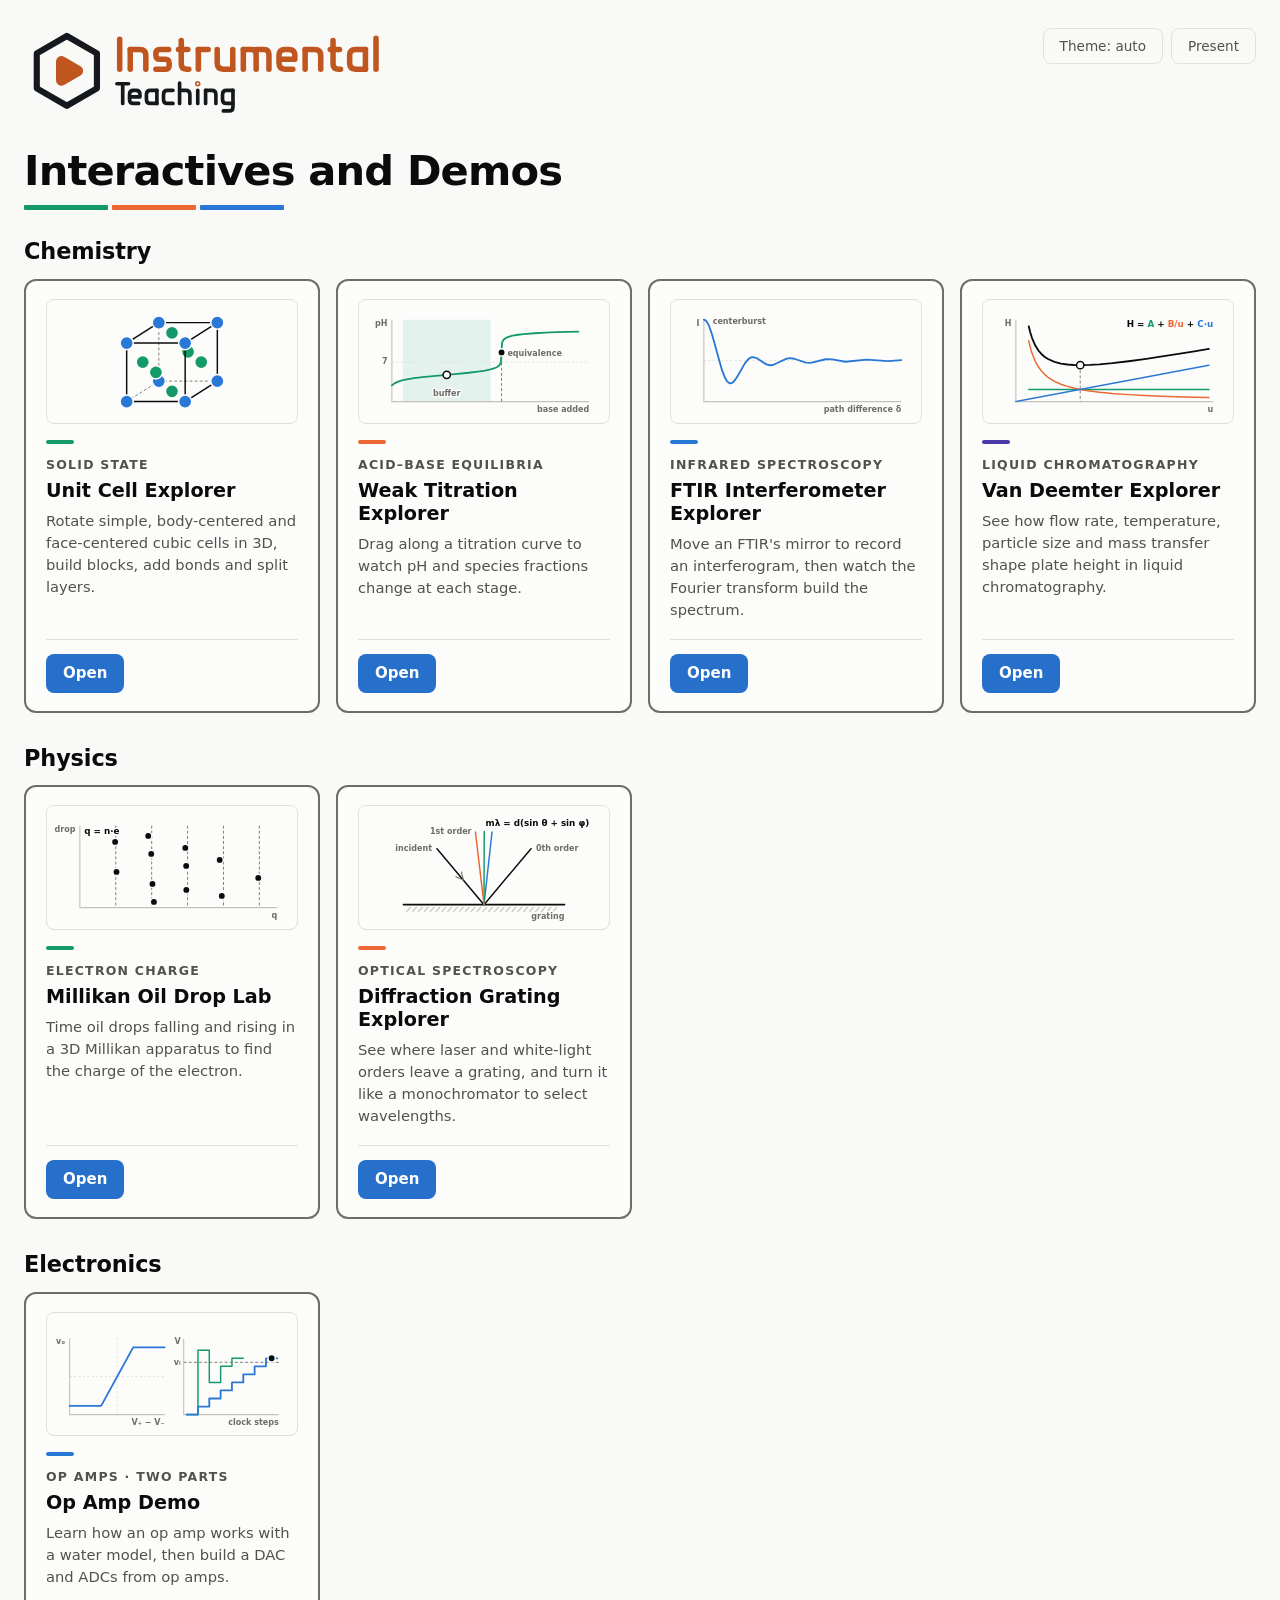
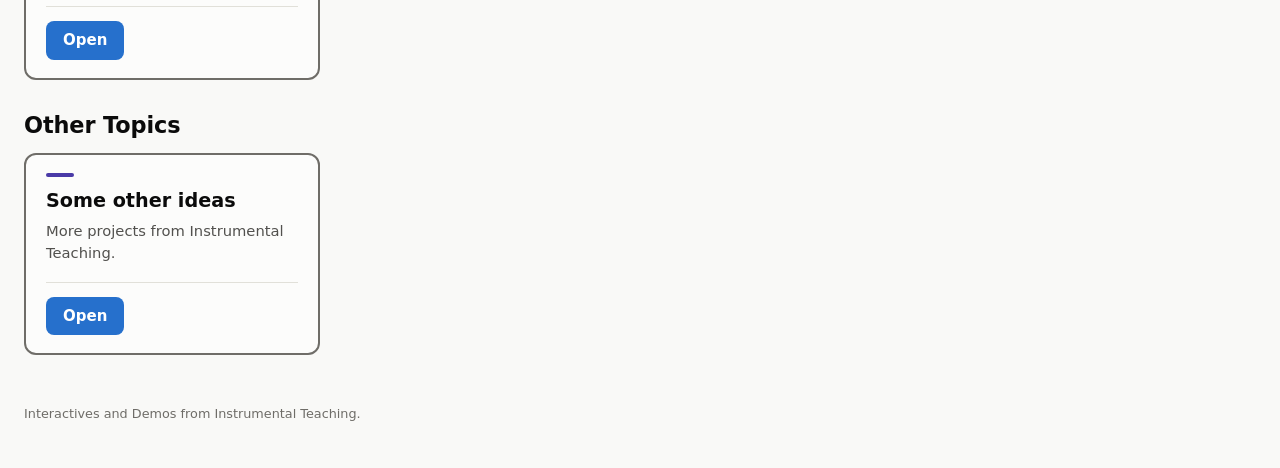
<file: index.html>
<!doctype html>
<html lang="en">
<head>
  <meta charset="utf-8">
  <meta name="viewport" content="width=device-width, initial-scale=1">
  <title>Interactives and Demos</title>
  <meta name="description" content="Open any of Instrumental Teaching's interactives and demos.">
  <link rel="icon" type="image/png" sizes="32x32" href="img/brand/instrumental-teaching-app-icon-32px.png">
  <link rel="icon" type="image/svg+xml" href="data:image/svg+xml,%3Csvg%20xmlns%3D%22http%3A%2F%2Fwww.w3.org%2F2000%2Fsvg%22%20viewBox%3D%220%200%20120%20120%22%20width%3D%22240%22%20height%3D%22240%22%3E%3Cdefs%3E%3CclipPath%20id%3D%22A1k%22%3E%3Cpath%20d%3D%22M56.23%2040.5%20A7.4879999999999995%207.4879999999999995%200%200%200%2045%2046.99%20L45%2073.01%20A7.4879999999999995%207.4879999999999995%200%200%200%2056.23%2079.5%20L78.77%2066.48%20A7.4879999999999995%207.4879999999999995%200%200%200%2078.77%2053.52%20Z%22%2F%3E%3C%2FclipPath%3E%3C%2Fdefs%3E%3Crect%20width%3D%22120%22%20height%3D%22120%22%20rx%3D%2227%22%20fill%3D%22%231a1a19%22%2F%3E%3Cg%20transform%3D%22translate(21.52%2021.52)%20scale(0.74)%22%3E%3Cg%20transform%3D%22translate(-8%20-8)%20scale(1)%22%3E%3Cpath%20d%3D%22M60%2012%20L101.57%2036%20L101.57%2084%20L60%20108%20L18.43%2084%20L18.43%2036%20Z%22%20fill%3D%22none%22%20stroke%3D%22%23ffffff%22%20stroke-width%3D%228.5%22%20stroke-linecap%3D%22round%22%20stroke-linejoin%3D%22round%22%2F%3E%3Cpath%20d%3D%22M56.23%2040.5%20A7.4879999999999995%207.4879999999999995%200%200%200%2045%2046.99%20L45%2073.01%20A7.4879999999999995%207.4879999999999995%200%200%200%2056.23%2079.5%20L78.77%2066.48%20A7.4879999999999995%207.4879999999999995%200%200%200%2078.77%2053.52%20Z%22%20fill%3D%22%23e8672f%22%2F%3E%3C%2Fg%3E%3C%2Fg%3E%3C%2Fsvg%3E">
  <link rel="apple-touch-icon" href="img/brand/instrumental-teaching-app-icon-180px.png">
  <!-- ?v= tags: change all of them, in index.html and other-topics/index.html, to a new value with every release so browsers fetch the new files. -->
  <link rel="stylesheet" href="css/styles.css?v=20261126-2">
  <script>
    // Apply a saved theme before the page draws, so it doesn't flash.
    (function () {
      try {
        var saved = localStorage.getItem('links-theme');
        if (saved === 'light' || saved === 'dark') document.documentElement.dataset.theme = saved;
      } catch (e) { /* storage unavailable */ }
    })();
  </script>
</head>
<body data-page="main">
  <a class="skip-link" href="#main">Skip to content</a>
  <header class="site-header">
    <div class="title-row">
      <div>
        <div class="brand">
          <img class="brand-light" src="img/brand/instrumental-teaching-logo.svg" alt="Instrumental Teaching" width="360" height="90">
          <img class="brand-dark" src="img/brand/instrumental-teaching-logo-dark.svg" alt="Instrumental Teaching" width="360" height="90">
        </div>
        <h1>Interactives and Demos</h1>
        <div class="title-rule" aria-hidden="true"><span></span><span></span><span></span></div>
        <p class="present-hint">Alt + Shift + P toggles · Esc exits</p>
      </div>
      <div class="header-actions">
        <button id="theme" class="btn ghost" type="button" title="Switch between automatic, light and dark colors">Theme: auto</button>
        <button id="present" class="btn ghost" type="button" aria-pressed="false" title="Larger text and controls for projecting. Escape exits.">Present</button>
      </div>
    </div>
  </header>

  <!-- js/hub.js adds the Chemistry, Physics and Electronics sections above this one. -->
  <main id="main">
    <section class="group" aria-labelledby="other-title">
      <h2 id="other-title">Other Topics</h2>
      <div class="grid">
        <article class="card">
          <span class="key" style="--key: var(--series-d)" aria-hidden="true"></span>
          <h3><a href="other-topics/">Some other ideas</a></h3>
          <p class="desc">More projects from Instrumental Teaching.</p>
          <div class="card-actions">
            <span class="btn primary" aria-hidden="true">Open</span>
          </div>
        </article>
      </div>
    </section>
  </main>

  <footer class="site-footer">
    <p>Interactives and Demos from Instrumental Teaching.</p>
  </footer>

  <p id="present-status" class="visually-hidden" role="status"></p>

  <script src="js/links.js?v=20261126-2"></script>
  <script src="js/art.js?v=20261126-2"></script>
  <script src="js/hub.js?v=20261126-2"></script>
  <script data-goatcounter="https://instrumentalteaching.goatcounter.com/count" async src="https://gc.zgo.at/count.js"></script>
</body>
</html>
</file>
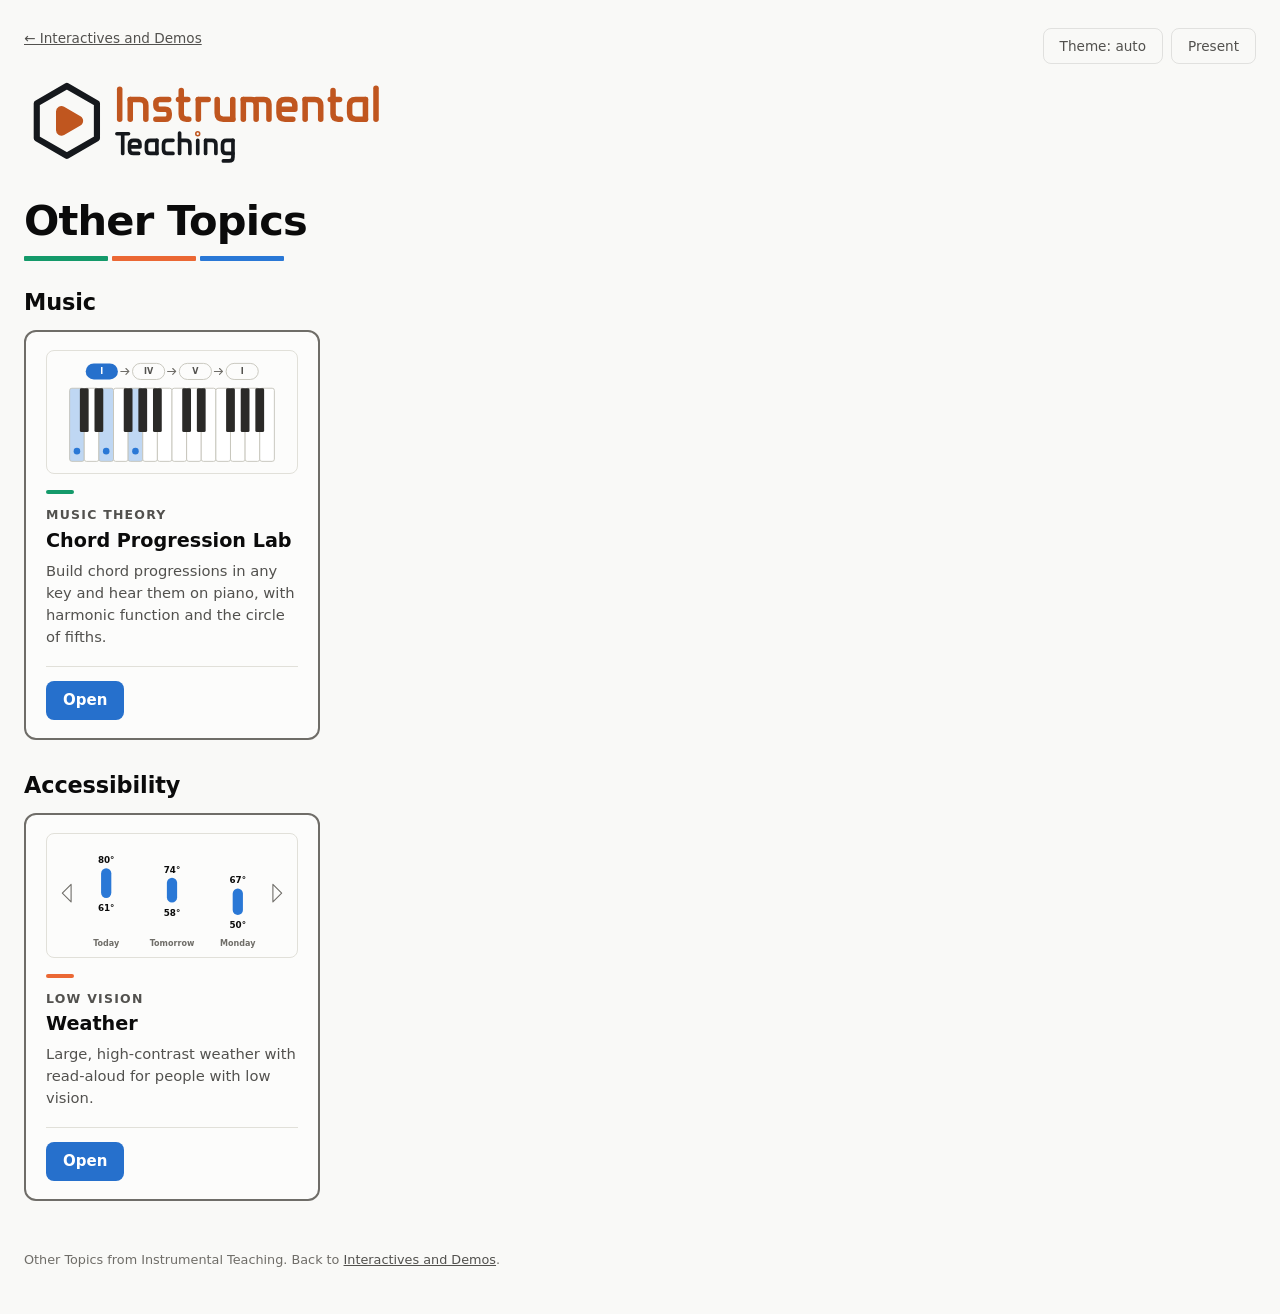
<file: other-topics/index.html>
<!doctype html>
<html lang="en">
<head>
  <meta charset="utf-8">
  <meta name="viewport" content="width=device-width, initial-scale=1">
  <title>Other Topics</title>
  <meta name="description" content="More projects from Instrumental Teaching.">
  <link rel="icon" type="image/png" sizes="32x32" href="../img/brand/instrumental-teaching-app-icon-32px.png">
  <link rel="icon" type="image/svg+xml" href="data:image/svg+xml,%3Csvg%20xmlns%3D%22http%3A%2F%2Fwww.w3.org%2F2000%2Fsvg%22%20viewBox%3D%220%200%20120%20120%22%20width%3D%22240%22%20height%3D%22240%22%3E%3Cdefs%3E%3CclipPath%20id%3D%22A1k%22%3E%3Cpath%20d%3D%22M56.23%2040.5%20A7.4879999999999995%207.4879999999999995%200%200%200%2045%2046.99%20L45%2073.01%20A7.4879999999999995%207.4879999999999995%200%200%200%2056.23%2079.5%20L78.77%2066.48%20A7.4879999999999995%207.4879999999999995%200%200%200%2078.77%2053.52%20Z%22%2F%3E%3C%2FclipPath%3E%3C%2Fdefs%3E%3Crect%20width%3D%22120%22%20height%3D%22120%22%20rx%3D%2227%22%20fill%3D%22%231a1a19%22%2F%3E%3Cg%20transform%3D%22translate(21.52%2021.52)%20scale(0.74)%22%3E%3Cg%20transform%3D%22translate(-8%20-8)%20scale(1)%22%3E%3Cpath%20d%3D%22M60%2012%20L101.57%2036%20L101.57%2084%20L60%20108%20L18.43%2084%20L18.43%2036%20Z%22%20fill%3D%22none%22%20stroke%3D%22%23ffffff%22%20stroke-width%3D%228.5%22%20stroke-linecap%3D%22round%22%20stroke-linejoin%3D%22round%22%2F%3E%3Cpath%20d%3D%22M56.23%2040.5%20A7.4879999999999995%207.4879999999999995%200%200%200%2045%2046.99%20L45%2073.01%20A7.4879999999999995%207.4879999999999995%200%200%200%2056.23%2079.5%20L78.77%2066.48%20A7.4879999999999995%207.4879999999999995%200%200%200%2078.77%2053.52%20Z%22%20fill%3D%22%23e8672f%22%2F%3E%3C%2Fg%3E%3C%2Fg%3E%3C%2Fsvg%3E">
  <link rel="apple-touch-icon" href="../img/brand/instrumental-teaching-app-icon-180px.png">
  <!-- ?v= tags: change all of them, in index.html and other-topics/index.html, to a new value with every release so browsers fetch the new files. -->
  <link rel="stylesheet" href="../css/styles.css?v=20261126-2">
  <script>
    // Apply a saved theme before the page draws, so it doesn't flash.
    (function () {
      try {
        var saved = localStorage.getItem('links-theme');
        if (saved === 'light' || saved === 'dark') document.documentElement.dataset.theme = saved;
      } catch (e) { /* storage unavailable */ }
    })();
  </script>
</head>
<body data-page="other">
  <a class="skip-link" href="#main">Skip to content</a>
  <header class="site-header">
    <div class="title-row">
      <div>
        <p class="back-link"><a href="../">← Interactives and Demos</a></p>
        <div class="brand">
          <img class="brand-light" src="../img/brand/instrumental-teaching-logo.svg" alt="Instrumental Teaching" width="360" height="90">
          <img class="brand-dark" src="../img/brand/instrumental-teaching-logo-dark.svg" alt="Instrumental Teaching" width="360" height="90">
        </div>
        <h1>Other Topics</h1>
        <div class="title-rule" aria-hidden="true"><span></span><span></span><span></span></div>
        <p class="present-hint">Alt + Shift + P toggles · Esc exits</p>
      </div>
      <div class="header-actions">
        <button id="theme" class="btn ghost" type="button" title="Switch between automatic, light and dark colors">Theme: auto</button>
        <button id="present" class="btn ghost" type="button" aria-pressed="false" title="Larger text and controls for projecting. Escape exits.">Present</button>
      </div>
    </div>
  </header>

  <!-- js/hub.js adds this page's sections from js/links.js (entries with page: "other"). -->
  <main id="main"></main>

  <footer class="site-footer">
    <p>Other Topics from Instrumental Teaching. Back to <a href="../">Interactives and Demos</a>.</p>
  </footer>

  <p id="present-status" class="visually-hidden" role="status"></p>

  <script src="../js/links.js?v=20261126-2"></script>
  <script src="../js/art.js?v=20261126-2"></script>
  <script src="../js/hub.js?v=20261126-2"></script>
  <script data-goatcounter="https://instrumentalteaching.goatcounter.com/count" async src="https://gc.zgo.at/count.js"></script>
</body>
</html>
</file>
<file: css/styles.css>
/* Hub pages (index.html and other-topics/index.html). Shared styles: after any change, give
   every ?v= tag in both pages a new value. */

/* ---------- Tokens ---------- */

:root {
  color-scheme: light;
  --page: #f9f9f7;
  --surface: #fcfcfb;
  --surface-2: #f3f2ee;
  --text-primary: #0b0b0b;
  --text-secondary: #52514e;
  --text-muted: #6f6d68;
  --grid: #e1e0d9;
  --axis: #c3c2b7;
  --border: rgba(11, 11, 11, 0.10);
  --border-strong: var(--text-muted);      /* boundaries that identify a control (3:1) */
  --accent: #2670cc;                       /* white text 4.9:1 */
  --accent-ink: #ffffff;

  --series-a: #149a6a;                     /* 3.5:1 on surface */
  --series-b: #eb6834;                     /* 3.1:1 */
  --series-c: #2a78d6;                     /* 4.3:1 */
  --series-d: #4a3aa7;                     /* 8.3:1 */

  --status-good: #0ca30c;
  --status-warning: #fab219;               /* graphics only, never text */
  --status-critical: #d03b3b;
  --success-text: #006300;
  --critical-text: #d03b3b;

  --chart-font-small: 11px;                /* drawn text and line sizes */
  --chart-font: 12px;
  --chart-line: 2px;
  --chart-line-total: 2.5px;
  --chart-marker: 5px;
  --chart-halo: 4px;

  --radius: 12px;
  --font: system-ui, -apple-system, "Segoe UI", sans-serif;

  /* Card-graphic keyboard (decorative, aria-hidden) */
  --key-white: #ffffff;
  --key-black: #2b2a28;
}

@media (prefers-color-scheme: dark) {
  :root:not([data-theme="light"]) {
    color-scheme: dark;
    --page: #0d0d0d;
    --surface: #1a1a19;
    --surface-2: #232321;
    --text-primary: #ffffff;
    --text-secondary: #c3c2b7;
    --text-muted: #9a988f;
    --grid: #2c2c2a;
    --axis: #45443f;
    --border: rgba(255, 255, 255, 0.10);
    --accent: #3987e5;
    --accent-ink: #0b0b0b;                 /* dark ink on the brighter accent: 5.4:1 */
    --series-a: #199e70;
    --series-b: #d95926;
    --series-c: #3987e5;
    --series-d: #9085e9;
    --success-text: #0ca30c;
    --critical-text: #ef6a63;
    --key-white: #4a4944;
    --key-black: #0d0d0d;
  }
}

:root[data-theme="dark"] {
  color-scheme: dark;
  --page: #0d0d0d;
  --surface: #1a1a19;
  --surface-2: #232321;
  --text-primary: #ffffff;
  --text-secondary: #c3c2b7;
  --text-muted: #9a988f;
  --grid: #2c2c2a;
  --axis: #45443f;
  --border: rgba(255, 255, 255, 0.10);
  --accent: #3987e5;
  --accent-ink: #0b0b0b;
  --series-a: #199e70;
  --series-b: #d95926;
  --series-c: #3987e5;
  --series-d: #9085e9;
  --success-text: #0ca30c;
  --critical-text: #ef6a63;
  --key-white: #4a4944;
  --key-black: #0d0d0d;
}

/* ---------- Series keys ---------- */

.key { display: block; width: 28px; height: 4px; border-radius: 2px; background: var(--key); }

/* ---------- Base ---------- */

*, *::before, *::after { box-sizing: border-box; }

html { -webkit-text-size-adjust: 100%; }
/* Large screens: the root steps up so text keeps pace with the wider card grid. Both need a minimum
   height, so a wide but short window keeps the normal size. */
@media (min-width: 1600px) and (min-height: 900px) { html { font-size: 112.5%; } }
@media (min-width: 2200px) and (min-height: 1200px) { html { font-size: 125%; } }

body {
  margin: 0;
  background: var(--page);
  color: var(--text-primary);
  font-family: var(--font);
  font-size: 0.9375rem;
  line-height: 1.5;
}

h1, h2, h3 { line-height: 1.2; margin: 0; }
h1 { font-size: 2.6rem; font-weight: 750; letter-spacing: -0.02em; line-height: 1.1; }
h2 { font-size: 1.4rem; font-weight: 700; letter-spacing: -0.005em; }
h3 { font-size: 1.2rem; font-weight: 650; }

:is(a, button, input, select, summary, [tabindex]):focus-visible { outline: 2px solid var(--accent); outline-offset: 2px; }

.visually-hidden {
  position: absolute; width: 1px; height: 1px; margin: -1px; padding: 0;
  overflow: hidden; clip: rect(0 0 0 0); clip-path: inset(50%); white-space: nowrap; border: 0;
}
.skip-link {
  position: absolute; left: 16px; top: -100px; padding: 8px 12px;
  background: var(--accent); color: var(--accent-ink); border-radius: 8px; font-weight: 600;
}
.skip-link:focus { top: 16px; z-index: 10; outline: 2px solid var(--text-primary); outline-offset: 2px; }

.btn {
  display: inline-block;
  padding: 7px 16px;
  border: 1px solid var(--border);
  border-radius: 8px;
  background: var(--surface-2);
  color: var(--text-primary);
  font: inherit;
  font-weight: 600;
  text-decoration: none;
  cursor: pointer;
}
.btn:hover { filter: brightness(0.97); }
.btn.primary { background: var(--accent); color: var(--accent-ink); border-color: transparent; }
.btn.ghost { background: transparent; font-weight: 500; font-size: 0.85rem; color: var(--text-secondary); white-space: nowrap; }

/* ---------- Header ---------- */

/* The page fills the window; only the lede keeps a reading measure. */
.site-header, main, .site-footer {
  width: 100%;
  margin: 0 auto;
  padding-left: 24px;
  padding-right: 24px;
}

.site-header { padding-top: 28px; padding-bottom: 28px; }

.title-row {
  display: flex;
  flex-wrap: wrap;
  justify-content: space-between;
  align-items: flex-start;
  gap: 16px;
}
/* The 320px basis lets the buttons drop below the title on a phone instead of squeezing it. */
.title-row > div:first-child { flex: 1 1 320px; min-width: 0; }
.header-actions { display: flex; flex-wrap: wrap; gap: 8px; }

.eyebrow {
  margin: 0 0 6px;
  font-size: 0.78rem;
  font-weight: 600;
  letter-spacing: 0.1em;
  text-transform: uppercase;
  color: var(--text-secondary);
}

.title-rule { display: flex; gap: 4px; width: 260px; max-width: 100%; margin-top: 12px; }
.title-rule span { flex: 1; height: 5px; border-radius: 1px; background: var(--series-a); }
.title-rule span:nth-child(2) { background: var(--series-b); }
.title-rule span:nth-child(3) { background: var(--series-c); }

.lede { margin: 12px 0 0; color: var(--text-secondary); max-width: 62ch; }

/* Instrumental Teaching logo (brand kit: main logo, 4.02 : 1, at least 160 px wide), 360 px wide
   (240 px on phones). The bottom margin keeps the brand's clear space, the height of the play
   triangle: 0.32 × the logo's height, 29 px at 90 px tall. */
.brand { margin: 0 0 1.875rem; }
.brand img { display: block; width: 22.5rem; max-width: 100%; height: auto; }
.brand .brand-dark { display: none; }
:root[data-theme="dark"] .brand .brand-light { display: none; }
:root[data-theme="dark"] .brand .brand-dark { display: block; }
@media (prefers-color-scheme: dark) {
  :root:not([data-theme="light"]) .brand .brand-light { display: none; }
  :root:not([data-theme="light"]) .brand .brand-dark { display: block; }
}

.back-link { margin: 0 0 1.875rem; font-size: 0.85rem; }   /* the logo's clear space above it too */
.back-link a { color: var(--text-secondary); }

/* ---------- Cards ---------- */

main { display: grid; gap: 32px; }

.group h2 { margin-bottom: 14px; }

.grid {
  display: grid;
  grid-template-columns: repeat(auto-fill, minmax(280px, 1fr));
  gap: 16px;
}

.card {
  position: relative;
  display: flex;
  flex-direction: column;
  min-width: 0;
  padding: 18px 20px;
  background: var(--surface);
  border: 2px solid var(--text-muted);
  border-radius: var(--radius);
  transition: border-color 0.15s, transform 0.15s;
}
.card:hover { border-color: var(--accent); transform: translateY(-2px); }

.card .key { margin-bottom: 12px; }
.card .eyebrow { margin-bottom: 4px; }

.card h3 a { color: inherit; text-decoration: none; }
/* Stretch the title link over the whole card, so any click opens the project. */
.card h3 a::after { content: ""; position: absolute; inset: 0; border-radius: var(--radius); }

.card .desc { flex: 1; margin: 8px 0 18px; color: var(--text-secondary); font-size: 0.92rem; }

.card-actions {
  display: flex;
  justify-content: space-between;
  align-items: center;
  gap: 12px;
  padding-top: 14px;
  border-top: 1px solid var(--grid);
}

/* ---------- Visuals (card graphics, decorative) ---------- */

.art {
  margin-bottom: 16px;
  padding: 8px;
  background: var(--surface);
  border: 1px solid var(--grid);
  border-radius: 8px;
}
/* overflow: visible keeps descenders on bottom-edge labels from being clipped. */
.art svg { display: block; width: 100%; height: auto; overflow: visible; }

.art .axis { fill: none; stroke: var(--axis); stroke-width: calc(var(--chart-line) * 0.75); }
.art .neutral { stroke: var(--grid); stroke-width: calc(var(--chart-line) * 0.6); stroke-dasharray: 3 3; }
.art .guide { stroke: var(--text-muted); stroke-width: calc(var(--chart-line) * 0.6); stroke-dasharray: 4 3; }
/* Halo; the paint-order attribute that puts it behind the letters is set in script. */
.art .label, .art .formula { stroke: var(--surface); stroke-width: var(--chart-halo); stroke-linejoin: round; }
.art .label { fill: var(--text-muted); font: 600 var(--chart-font-small) var(--font); }
.art .formula { fill: var(--text-primary); font: 700 var(--chart-font) var(--font); }
.art .curve { fill: none; stroke-width: var(--chart-line-total); stroke-linecap: round; stroke-linejoin: round; }
.art .curve.thin { stroke-width: var(--chart-line); }
.art .a { stroke: var(--series-a); }
.art .b { stroke: var(--series-b); }
.art .c { stroke: var(--series-c); }
.art .ta { fill: var(--series-a); }
.art .tb { fill: var(--series-b); }
.art .tc { fill: var(--series-c); }
.art .total { stroke: var(--text-primary); }
.art .buffer { fill: var(--series-a); opacity: 0.1; }
/* Marker radius comes from --chart-marker, applied in script (refreshArt). */
.art .dot { fill: var(--text-primary); stroke: var(--surface); stroke-width: 2; }
.art .ring { fill: var(--surface); stroke: var(--text-primary); stroke-width: 2; }
/* Atoms in the unit-cell graphic: fill from .ta/.tc, a surface ring separates overlaps. */
.art .atom { stroke: var(--surface); stroke-width: 2; }

.art .wkey { fill: var(--key-white); stroke: var(--axis); stroke-width: calc(var(--chart-line) * 0.6); }
.art .wkey.on { fill: color-mix(in srgb, var(--series-c) 30%, var(--key-white)); }
.art .bkey { fill: var(--key-black); }
.art .pill { fill: var(--surface); stroke: var(--axis); stroke-width: calc(var(--chart-line) * 0.6); }
.art .pill.on { fill: var(--accent); stroke: none; }
.art .pill-text { fill: var(--text-secondary); font: 700 var(--chart-font-small) var(--font); text-anchor: middle; dominant-baseline: central; }
.art .pill-text.on { fill: var(--accent-ink); }
.art .arrow { fill: none; stroke: var(--text-muted); stroke-width: calc(var(--chart-line) * 0.75); stroke-linecap: round; stroke-linejoin: round; }

/* ---------- Notes and footer ---------- */

.site-footer { padding-top: 36px; padding-bottom: 32px; font-size: 0.8rem; color: var(--text-muted); }
.site-footer a { color: var(--text-secondary); }

/* ---------- Responsive ---------- */

@media (max-width: 560px) {
  .site-header, main, .site-footer { padding-left: 16px; padding-right: 16px; }
  h1 { font-size: 2rem; }
  .title-rule { width: 200px; }
  .brand img { width: 15rem; }
  .card { padding: 14px; }
}

/* ---------- Reduced motion ---------- */

@media (prefers-reduced-motion: reduce) {
  .card { transition: none; }
  .card:hover { transform: none; }
}

/* ---------- Presentation mode ---------- */

html[data-present] .eyebrow, html[data-present] .lede, html[data-present] .hint,
html[data-present] .notes, html[data-present] .site-footer { display: none; }
.present-hint { display: none; }
html[data-present] .present-hint { display: block; margin: 12px 0 0; color: var(--text-secondary); }

@media (min-width: 900px) {
  html[data-present] { font-size: 125%; }
  html[data-present] body { font-size: 1rem; }
  html[data-present] .site-header, html[data-present] main { padding-left: 32px; padding-right: 32px; }
  html[data-present] main { gap: 20px; }
  html[data-present] h1 { font-size: 2.8rem; }
  html[data-present] h2, html[data-present] .notes summary { font-size: 1.5rem; }
  html[data-present] .pill-sym { font-size: 1.5rem; }
  html[data-present] .legend, html[data-present] .live, html[data-present] .control-sub,
  html[data-present] .tile-sub, html[data-present] .card-sub { font-size: 1.05rem; }
  html[data-present] .chip { padding: 6px 16px; font-size: 1rem; }
  html[data-present] input[type="range"] { height: 36px; }
  html[data-present] .check input, html[data-present] .control .toggle input { width: 24px; height: 24px; }
  html[data-present] .btn { padding: 12px 24px; }
  html[data-present] .visual { height: min(calc(var(--h) * 1.5), 80vh); }
  html[data-present] .tooltip { font-size: 1rem; min-width: 220px; }
  html[data-present] :is(a, button, input, select, summary, [tabindex]):focus-visible { outline-width: 3px; outline-offset: 3px; }

  html[data-present] {
    --chart-font-small: 15px; --chart-font: 16px; --chart-line: 3px; --chart-line-total: 3.5px;
    --chart-marker: 7px; --chart-halo: 5px;
    --text-secondary: #3a3936; --text-muted: #55534f; --axis: #7f7d76; --grid: #cfcdc4;
    --series-a: #0c8259; --series-b: #bf4a1d; --series-c: #1f66c4;
    --critical-text: #a52a2a;
  }
}

@media (min-width: 900px) and (prefers-color-scheme: dark) {
  html[data-present]:not([data-theme="light"]) {
    --text-secondary: #d6d5cb; --text-muted: #b3b1a7; --axis: #8a8880; --grid: #3a3a37;
    --series-a: #22b07f; --series-b: #e8672f; --series-c: #4a93ec; --series-d: #a89ff0;
    --critical-text: #f28b85; --success-text: #40bf40;
  }
}
@media (min-width: 900px) {
  html[data-present][data-theme="dark"] {
    --text-secondary: #d6d5cb; --text-muted: #b3b1a7; --axis: #8a8880; --grid: #3a3a37;
    --series-a: #22b07f; --series-b: #e8672f; --series-c: #4a93ec; --series-d: #a89ff0;
    --critical-text: #f28b85; --success-text: #40bf40;
  }
}
</file>
